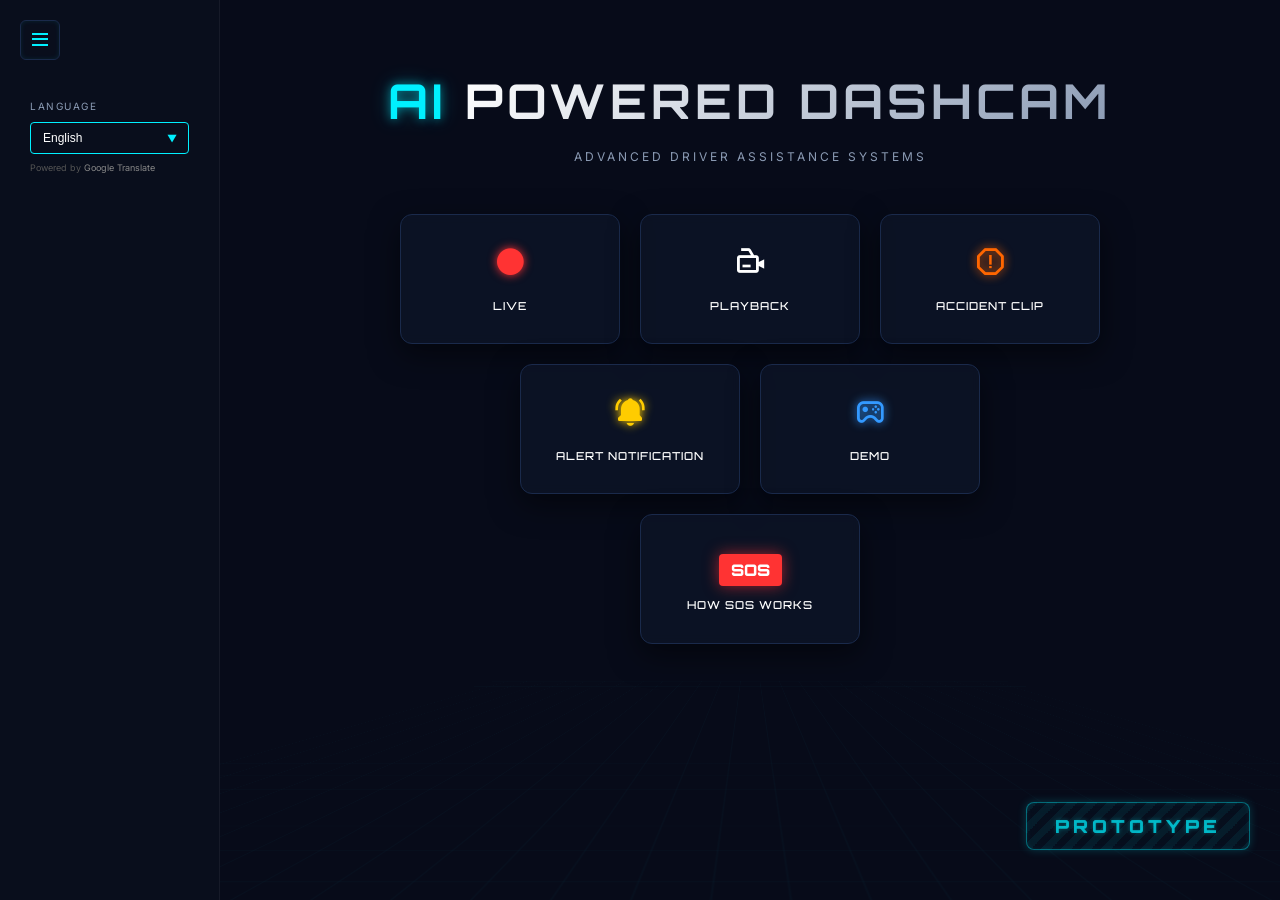
<file: frontend/index.html>
<!DOCTYPE html>
<html lang="en">

<head>
    <meta charset="UTF-8">
    <meta name="viewport" content="width=device-width, initial-scale=1.0">
    <title>AI Powered Dashcam</title>
    <!-- Fonts -->
    <link rel="preconnect" href="https://fonts.googleapis.com">
    <link rel="preconnect" href="https://fonts.gstatic.com" crossorigin>
    <link
        href="https://fonts.googleapis.com/css2?family=Orbitron:wght@500;700;900&family=Inter:wght@400;500;600&display=swap"
        rel="stylesheet">
    <!-- Boxicons for standard icons -->
    <link href='https://unpkg.com/boxicons@2.1.4/css/boxicons.min.css' rel='stylesheet'>
    <link rel="stylesheet" href="style.css">
</head>

<body>
    <div class="app-container">
        <!-- Sidebar -->
        <aside class="sidebar">
            <div class="sidebar-top">
                <button class="menu-btn" id="menuBtn">
                    <i class='bx bx-menu'></i>
                </button>
            </div>

            <div class="sidebar-lang">
                <span class="lang-label" data-i18n="language">LANGUAGE</span>
                <div class="lang-select-wrapper">
                    <select class="lang-select" id="customLangSelect">
                        <option value="en">English</option>
                        <option value="es">Español</option>
                        <option value="fr">Français</option>
                        <option value="hi">हिन्दी (Hindi)</option>
                        <option value="bn">বাংলা (Bengali)</option>
                        <option value="te">తెలుగు (Telugu)</option>
                        <option value="mr">मराठी (Marathi)</option>
                        <option value="ta">தமிழ் (Tamil)</option>
                        <option value="ur">اُردُو (Urdu)</option>
                        <option value="gu">ગુજરાતી (Gujarati)</option>
                        <option value="kn">ಕನ್ನಡ (Kannada)</option>
                        <option value="ml">മലയാളം (Malayalam)</option>
                        <option value="or">ଓଡ଼ିଆ (Odia)</option>
                        <option value="pa">ਪੰਜਾਬੀ (Punjabi)</option>
                        <option value="as">অসমীয়া (Assamese)</option>
                        <option value="mai">मैथिली (Maithili)</option>
                        <option value="sat">ᱥᱟᱱᱛᱟᱲᱤ (Santali)</option>
                        <option value="ks">कॉशुर (Kashmiri)</option>
                        <option value="ne">नेपाली (Nepali)</option>
                        <option value="kok">कोंकणी (Konkani)</option>
                        <option value="sd">سنڌي (Sindhi)</option>
                        <option value="doi">डोगरी (Dogri)</option>
                        <option value="mni">ꯃꯤꯇꯩꯂꯣꯟ (Manipuri)</option>
                        <option value="brx">बड़ो (Bodo)</option>
                        <option value="sa">संस्कृत (Sanskrit)</option>
                    </select>
                </div>
                <div id="google_translate_element" style="display: none;"></div>
                <div class="powered-by">Powered by <span class="g-translate">Google Translate</span></div>
            </div>
        </aside>

        <!-- Main Content -->
        <main class="main-content">
            <div class="background-grid"></div>

            <header class="dashboard-header">
                <h1 class="logo-text"><span class="logo-x">AI</span> <span class="logo-gradient">POWERED
                        DASHCAM</span></h1>
                <p class="subtitle" data-i18n="subtitle">ADVANCED DRIVER ASSISTANCE SYSTEMS</p>
            </header>

            <div class="button-grid-container">
                <!-- Row 1 -->
                <div class="grid-row row-3">
                    <button class="action-card" id="liveOptionBtn">
                        <div class="card-icon glow-red">
                            <i class='bx bxs-circle'></i>
                        </div>
                        <span class="card-label" data-i18n="live">LIVE</span>
                    </button>

                    <button class="action-card" id="preRecordBtn">
                        <div class="card-icon">
                            <i class='bx bx-video-recording'></i>
                        </div>
                        <span class="card-label" data-i18n="record">PLAYBACK</span>
                    </button>

                    <button class="action-card" id="accidentBtn">
                        <div class="card-icon glow-orange">
                            <i class='bx bx-error-alt'></i>
                        </div>
                        <span class="card-label" data-i18n="accident">ACCIDENT CLIP</span>
                    </button>
                </div>

                <!-- Row 2 -->
                <div class="grid-row row-2">
                    <button class="action-card" id="alertBtn">
                        <div class="card-icon glow-yellow">
                            <i class='bx bxs-bell-ring'></i>
                        </div>
                        <span class="card-label" data-i18n="alert">ALERT NOTIFICATION</span>
                    </button>

                    <button class="action-card" id="demoBtn">
                        <div class="card-icon glow-blue">
                            <i class='bx bx-joystick'></i>
                        </div>
                        <span class="card-label" data-i18n="demo">DEMO</span>
                    </button>
                </div>

                <!-- Row 3 -->
                <div class="grid-row row-1">
                    <button class="action-card sos-card" id="sosBtn">
                        <div class="card-icon glow-red-strong">
                            <span class="sos-text">SOS</span>
                        </div>
                        <span class="card-label" data-i18n="sos">HOW SOS WORKS</span>
                    </button>
                </div>
            </div>

            <!-- Live View Container -->
            <div id="liveView" class="live-view hidden">
                <button class="back-btn" id="backBtn">
                    <i class='bx bx-arrow-back'></i> <span data-i18n="back_dashboard">Back to Dashboard</span>
                </button>
                <div class="live-content">
                    <div class="video-section">
                        <div class="view-container">
                            <span class="view-label" data-i18n="driver_view">DRIVER VIEW</span>
                            <video
                                src="file:///C:/Users/Aiml/Documents/dashcam%20video/web%20videos/stock-footage-a-year-old-caucasian-father-and-his-year-old-son-drive-together-in-a-car-with-the-sun.mp4"
                                autoplay loop muted class="dash-video"></video>
                        </div>
                        <div class="view-container">
                            <span class="view-label" data-i18n="road_view">ROAD VIEW</span>
                            <video
                                src="file:///C:/Users/Aiml/Documents/dashcam%20video/web%20videos/stock-footage-tilton-nh-usa-january-tilton-new-hampshire-usa-k-driving-dashcam-footage.mp4"
                                autoplay loop muted class="dash-video"></video>
                        </div>
                    </div>
                    <div class="map-section">
                        <span class="view-label map-label" data-i18n="location">LOCATION</span>
                        <!-- Placeholder map centered somewhat generically for a driving context -->
                        <iframe
                            src="https://www.google.com/maps/embed?pb=!1m18!1m12!1m3!1d3022.1422937950147!2d-73.98731968459391!3d40.75889497932681!2m3!1f0!2f0!3f0!3m2!1i1024!2i768!4f13.1!3m3!1m2!1s0x89c25855c6480299%3A0x55194ec5a1ae072e!2sTimes%20Square!5e0!3m2!1sen!2sus!4v1620000000000!5m2!1sen!2sus"
                            width="100%" height="100%" style="border:0;" allowfullscreen="" loading="lazy">
                        </iframe>
                    </div>
                </div>
            </div>

            <!-- Pre Record View Container -->
            <div id="preRecordView" class="live-view hidden">
                <button class="back-btn" id="preRecordBackBtn">
                    <i class='bx bx-arrow-back'></i> <span data-i18n="back_dashboard">Back to Dashboard</span>
                </button>
                <div class="live-content" id="preRecordContent">
                    <div class="video-list-container">
                        <div class="video-list-header">
                            <h2 class="video-list-title">Videos</h2>
                        </div>
                        <div id="videoListBody">
                            <!-- Pre-recorded Item 1 -->
                            <div class="video-list-item"
                                data-src="file:///C:/Users/Aiml/Documents/dashcam%20video/web%20videos/stock-footage-tilton-nh-usa-january-tilton-new-hampshire-usa-k-driving-dashcam-footage.mp4"
                                data-title="26/05/2026/Tuesday">
                                <div class="video-thumbnail-wrapper">
                                    <video
                                        src="file:///C:/Users/Aiml/Documents/dashcam%20video/web%20videos/stock-footage-tilton-nh-usa-january-tilton-new-hampshire-usa-k-driving-dashcam-footage.mp4"
                                        class="video-thumbnail-img" muted></video>
                                    <div class="video-play-icon"><i class='bx bx-play'></i></div>
                                    <div class="video-duration">1:15</div>
                                </div>
                                <div class="video-info">
                                    <h3 class="video-item-title">26/05/2026/Tuesday</h3>
                                    <div class="video-item-meta">
                                        <span>Local File &middot; Dashcam</span>
                                    </div>
                                    <div class="video-item-meta">
                                        <span>Pre-recorded</span>
                                    </div>
                                </div>
                                <div class="video-menu-icon">
                                    <i class='bx bx-dots-vertical-rounded'></i>
                                </div>
                            </div>

                            <!-- Pre-recorded Item 2 -->
                            <div class="video-list-item"
                                data-src="file:///C:/Users/Aiml/Documents/dashcam%20video/web%20videos/stock-footage-saint-damase-quebec-canada-k-dashcam-footage-traveling-along-route-through.mp4"
                                data-title="25/05/2026/Monday">
                                <div class="video-thumbnail-wrapper">
                                    <video
                                        src="file:///C:/Users/Aiml/Documents/dashcam%20video/web%20videos/stock-footage-saint-damase-quebec-canada-k-dashcam-footage-traveling-along-route-through.mp4"
                                        class="video-thumbnail-img" muted></video>
                                    <div class="video-play-icon"><i class='bx bx-play'></i></div>
                                    <div class="video-duration">2:30</div>
                                </div>
                                <div class="video-info">
                                    <h3 class="video-item-title">25/05/2026/Monday</h3>
                                    <div class="video-item-meta">
                                        <span>Local File &middot; Dashcam</span>
                                    </div>
                                    <div class="video-item-meta">
                                        <span>Pre-recorded</span>
                                    </div>
                                </div>
                                <div class="video-menu-icon">
                                    <i class='bx bx-dots-vertical-rounded'></i>
                                </div>
                            </div>

                            <!-- Pre-recorded Item 3 -->
                            <div class="video-list-item"
                                data-src="file:///C:/Users/Aiml/Documents/dashcam%20video/web%20videos/stock-footage-bandipur-india-february-dashcam-journey-along-tree-lined-forest-highway.mp4"
                                data-title="24/05/2026/Sunday">
                                <div class="video-thumbnail-wrapper">
                                    <video
                                        src="file:///C:/Users/Aiml/Documents/dashcam%20video/web%20videos/stock-footage-bandipur-india-february-dashcam-journey-along-tree-lined-forest-highway.mp4"
                                        class="video-thumbnail-img" muted></video>
                                    <div class="video-play-icon"><i class='bx bx-play'></i></div>
                                    <div class="video-duration">1:45</div>
                                </div>
                                <div class="video-info">
                                    <h3 class="video-item-title">24/05/2026/Sunday</h3>
                                    <div class="video-item-meta">
                                        <span>Local File &middot; Dashcam</span>
                                    </div>
                                    <div class="video-item-meta">
                                        <span>Pre-recorded</span>
                                    </div>
                                </div>
                                <div class="video-menu-icon">
                                    <i class='bx bx-dots-vertical-rounded'></i>
                                </div>
                            </div>
                        </div>
                    </div>
                </div>

                <div class="live-content hidden" id="playerContent">
                    <div
                        style="display: flex; flex-direction: column; width: 100%; max-width: 1000px; margin: 0 auto; align-items: center;">
                        <div style="display: flex; justify-content: space-between; width: 100%; margin-bottom: 20px;">
                            <button class="back-btn" id="backToListBtn" style="margin-bottom: 0;">
                                <i class='bx bx-arrow-back'></i> <span data-i18n="back_videos">Back to Videos</span>
                            </button>
                            <button class="upload-small-btn" id="saveFromPlayerBtn">
                                <i class='bx bx-save'></i> <span data-i18n="save_accident_player">Save as Accident
                                    Clip</span>
                            </button>
                        </div>
                        <div class="view-container" style="width: 100%; aspect-ratio: 16/9; margin-top: 10px;">
                            <span class="view-label" id="uploadedVideoName" data-i18n="video_player">VIDEO PLAYER</span>
                            <video id="uploadedVideoPlayer" autoplay loop muted class="dash-video"></video>
                        </div>
                    </div>
                </div>
            </div>

            <!-- Accident View Container -->
            <div id="accidentView" class="live-view hidden">
                <button class="back-btn" id="accidentBackBtn">
                    <i class='bx bx-arrow-back'></i> <span data-i18n="back_dashboard">Back to Dashboard</span>
                </button>
                <div class="live-content">
                    <div class="video-list-container">
                        <div class="video-list-header">
                            <h2 class="video-list-title">Accident Clips</h2>
                        </div>
                        <div id="accidentListBody">
                            <div
                                style="color: #64748b; font-family: 'Inter', sans-serif; text-align: center; padding: 20px;">
                                No accident clips available.</div>
                        </div>
                    </div>
                </div>
            </div>
            <!-- Alert Notification View Container -->
            <div id="alertView" class="live-view hidden">
                <button class="back-btn" id="alertBackBtn">
                    <i class='bx bx-arrow-back'></i> <span data-i18n="back_dashboard">Back to Dashboard</span>
                </button>
                <div class="live-content">
                    <div class="video-list-container" style="max-width: 800px; margin: 0 auto; padding: 20px;">
                        <div class="video-list-header">
                            <h2 class="video-list-title" style="color: #ff4757;"><i class='bx bxs-bell-ring'></i> Alert
                                Notifications</h2>
                            <div class="profile-selector">
                                <label
                                    style="color: var(--text-secondary); font-size: 12px; margin-right: 8px;">Profile:</label>
                                <select id="alertProfileSelect" class="profile-dropdown">
                                    <option value="dad">Dad</option>
                                    <option value="mom">Mom</option>
                                    <option value="son">Son</option>
                                </select>
                            </div>
                        </div>
                        <div class="alert-list"
                            style="margin-top: 20px; display: flex; flex-direction: column; gap: 12px;">
                            <div class="alert-item"
                                style="background: rgba(255, 71, 87, 0.1); border: 1px solid rgba(255, 71, 87, 0.3); padding: 15px; border-radius: 8px; color: #fff; font-family: 'Inter', sans-serif; display: flex; align-items: center; gap: 10px;">
                                <i class='bx bx-error' style="color: #ff4757; font-size: 20px;"></i> <strong>Driver
                                    distraction</strong>
                                <label class="toggle-switch"><input type="checkbox" checked><span
                                        class="slider"></span></label>
                            </div>
                            <div class="alert-item"
                                style="background: rgba(255, 165, 2, 0.1); border: 1px solid rgba(255, 165, 2, 0.3); padding: 15px; border-radius: 8px; color: #fff; font-family: 'Inter', sans-serif; display: flex; align-items: center; gap: 10px;">
                                <i class='bx bx-sleepy' style="color: #ffa502; font-size: 20px;"></i>
                                <strong>Drowsiness</strong>
                                <label class="toggle-switch"><input type="checkbox" checked><span
                                        class="slider"></span></label>
                            </div>
                            <div class="alert-item"
                                style="background: rgba(0, 255, 255, 0.1); border: 1px solid rgba(0, 255, 255, 0.3); padding: 15px; border-radius: 8px; color: #fff; font-family: 'Inter', sans-serif; display: flex; align-items: center; gap: 10px;">
                                <i class='bx bx-user-x' style="color: #00ffff; font-size: 20px;"></i> <strong>Seatbelt
                                    absence</strong>
                                <label class="toggle-switch"><input type="checkbox" checked><span
                                        class="slider"></span></label>
                            </div>
                            <div class="alert-item"
                                style="background: rgba(255, 71, 87, 0.1); border: 1px solid rgba(255, 71, 87, 0.3); padding: 15px; border-radius: 8px; color: #fff; font-family: 'Inter', sans-serif; display: flex; align-items: center; gap: 10px;">
                                <i class='bx bx-glasses-alt' style="color: #ff4757; font-size: 20px;"></i>
                                <strong>Unsafe attention behavior</strong>
                                <label class="toggle-switch"><input type="checkbox" checked><span
                                        class="slider"></span></label>
                            </div>
                            <div class="alert-item"
                                style="background: rgba(255, 71, 87, 0.1); border: 1px solid rgba(255, 71, 87, 0.3); padding: 15px; border-radius: 8px; color: #fff; font-family: 'Inter', sans-serif; display: flex; align-items: center; gap: 10px;">
                                <i class='bx bx-car' style="color: #ff4757; font-size: 20px;"></i>
                                <strong>Collision-risk situations</strong>
                                <label class="toggle-switch"><input type="checkbox" checked><span
                                        class="slider"></span></label>
                            </div>
                            <div class="alert-item"
                                style="background: rgba(255, 165, 2, 0.1); border: 1px solid rgba(255, 165, 2, 0.3); padding: 15px; border-radius: 8px; color: #fff; font-family: 'Inter', sans-serif; display: flex; align-items: center; gap: 10px;">
                                <i class='bx bx-traffic-cone' style="color: #ffa502; font-size: 20px;"></i> <strong>Road
                                    hazards</strong>
                                <label class="toggle-switch"><input type="checkbox" checked><span
                                        class="slider"></span></label>
                            </div>
                            <div class="alert-item"
                                style="background: rgba(255, 71, 87, 0.1); border: 1px solid rgba(255, 71, 87, 0.3); padding: 15px; border-radius: 8px; color: #fff; font-family: 'Inter', sans-serif; display: flex; align-items: center; gap: 10px;">
                                <i class='bx bx-cloud-rain' style="color: #ff4757; font-size: 20px;"></i> <strong>Unsafe
                                    driving conditions</strong>
                                <label class="toggle-switch"><input type="checkbox" checked><span
                                        class="slider"></span></label>
                            </div>
                            <div class="alert-item"
                                style="background: rgba(255, 71, 87, 0.1); border: 1px solid rgba(255, 71, 87, 0.3); padding: 15px; border-radius: 8px; color: #fff; font-family: 'Inter', sans-serif; display: flex; align-items: center; gap: 10px;">
                                <i class='bx bx-plus-medical' style="color: #ff4757; font-size: 20px;"></i>
                                <strong>Emergency situations</strong>
                                <label class="toggle-switch"><input type="checkbox" checked><span
                                        class="slider"></span></label>
                            </div>
                        </div>
                        <div style="margin-top: 30px; display: flex; justify-content: flex-end;">
                            <button id="saveAlertsBtn"
                                style="background: var(--accent-cyan); color: #000; border: none; padding: 12px 30px; border-radius: 8px; font-family: var(--font-heading); font-size: 14px; font-weight: 700; cursor: pointer; transition: all 0.3s ease; box-shadow: 0 0 15px rgba(0, 240, 255, 0.3); display: flex; align-items: center; gap: 8px;">
                                <i class='bx bx-save'></i> <span data-i18n="save_settings">SAVE SETTINGS</span>
                            </button>
                        </div>
                    </div>
                </div>
            </div>
            <!-- Demo View Container -->
            <div id="demoView" class="live-view hidden">
                <button class="back-btn" id="demoBackBtn">
                    <i class='bx bx-arrow-back'></i> <span data-i18n="back_dashboard">Back to Dashboard</span>
                </button>
                <div class="live-content"
                    style="justify-content: center; align-items: center; display: flex; flex-direction: column;">
                    <div
                        style="display: grid; grid-template-columns: repeat(3, 1fr); gap: 40px; max-width: 1200px; width: 100%; padding: 40px;">
                        <div id="demoRoadViewBtn" class="demo-btn"
                            style="background: var(--card-bg); border: 1px solid var(--card-border); border-radius: 16px; aspect-ratio: 16/9; display: flex; flex-direction: column; justify-content: center; align-items: center; font-size: 32px; color: var(--accent-cyan); font-weight: 700; box-shadow: 0 8px 32px rgba(0, 0, 0, 0.3); cursor: pointer;">
                            <i class='bx bx-car' style="font-size: 72px; margin-bottom: 15px;"></i>
                            <span>Road View</span>
                        </div>
                        <div id="demoDriverViewBtn" class="demo-btn"
                            style="background: var(--card-bg); border: 1px solid var(--card-border); border-radius: 16px; aspect-ratio: 16/9; display: flex; flex-direction: column; justify-content: center; align-items: center; font-size: 32px; color: var(--accent-cyan); font-weight: 700; box-shadow: 0 8px 32px rgba(0, 0, 0, 0.3); cursor: pointer;">
                            <i class='bx bx-user' style="font-size: 72px; margin-bottom: 15px;"></i>
                            <span>Driver View</span>
                        </div>
                        <div id="demoTrafficLightBtn" class="demo-btn"
                            style="background: var(--card-bg); border: 1px solid var(--card-border); border-radius: 16px; aspect-ratio: 16/9; display: flex; flex-direction: column; justify-content: center; align-items: center; font-size: 32px; color: var(--accent-cyan); font-weight: 700; box-shadow: 0 8px 32px rgba(0, 0, 0, 0.3); cursor: pointer;">
                            <i class='bx bx-traffic-cone' style="font-size: 72px; margin-bottom: 15px;"></i>
                            <span>Traffic Light</span>
                        </div>
                    </div>
                </div>
            </div>

            <!-- Demo Player View -->
            <div id="demoPlayerView" class="live-view hidden">
                <button class="back-btn" id="demoPlayerBackBtn">
                    <i class='bx bx-arrow-back'></i> <span>Back to Demo</span>
                </button>
                <div class="live-content">
                    <div
                        style="display: flex; flex-direction: column; width: 100%; max-width: 1000px; margin: 0 auto; align-items: center;">
                        <div class="view-container" style="width: 100%; aspect-ratio: 16/9; margin-top: 10px;">
                            <span class="view-label" id="demoPlayerTitle">CAR DETECTION</span>
                            <video id="demoVideoPlayer" autoplay loop muted class="dash-video"></video>
                        </div>
                    </div>
                </div>
            </div>

            <!-- SOS Info View Container -->
            <div id="sosView" class="live-view hidden">
                <button class="back-btn" id="sosBackBtn">
                    <i class='bx bx-arrow-back'></i> <span data-i18n="back_dashboard">Back to Dashboard</span>
                </button>
                <div class="live-content sos-info-content">
                    <div class="sos-info-card">
                        <div class="sos-animated-header">
                            <i class='bx bx-broadcast'></i>
                            <h2 class="sos-title">AI Smart SOS Emergency Response System</h2>
                        </div>
                        <div class="sos-animated-body">
                            <p class="fade-in-text">The AI Smart SOS Emergency Response System is an advanced safety
                                feature integrated into our AI Smart Dashcam project to provide immediate assistance
                                during accidents, driver unconsciousness, or dangerous road situations. The system
                                continuously monitors the driver using AI, Computer Vision, OpenCV, and MediaPipe
                                technologies by tracking eye movement, head position, driver attention, and vehicle
                                behavior in real time.</p>
                            <p class="fade-in-text">When the AI detects a severe collision, unconscious driver
                                condition, prolonged inactivity, unsafe driving pattern, or manual SOS trigger, the
                                emergency mode activates automatically. The system instantly generates voice alerts,
                                switches to SOS mode, and collects critical emergency data including live GPS location,
                                driver status, incident time, and vehicle information.</p>
                            <p class="fade-in-text">After confirmation, emergency notifications containing the live
                                location and accident details are automatically sent to family members, emergency
                                contacts, ambulance services, police stations, or fleet management systems. This rapid
                                alert mechanism helps reduce rescue response time and improves survival chances during
                                emergencies.</p>
                            <p class="fade-in-text">The SOS system is designed using AI-powered monitoring, real-time
                                processing, GPS integration, alert automation, and embedded system technologies such as
                                Raspberry Pi, making it affordable, scalable, and suitable for cars, trucks, taxis,
                                buses, and smart transportation systems.</p>
                            <p class="fade-in-text">By combining intelligent monitoring, automated emergency
                                communication, and real-time tracking, the AI Smart SOS System transforms a normal
                                dashcam into a life-saving smart safety assistant that enhances road safety and supports
                                faster emergency response operations.</p>
                        </div>
                    </div>
                </div>
            </div>
        </main>
    </div>

    <!-- Save to Accident Clip Modal -->
    <div id="accidentModal" class="modal-overlay hidden">
        <div class="modal-content">
            <h3 class="modal-title" data-i18n="modal_title">Save to Accident Clip</h3>
            <div class="modal-video-preview">
                <video id="modalVideoPlayer" src="" autoplay loop muted class="dash-video"></video>
            </div>
            <div class="modal-form" style="margin-bottom: 15px;">
                <div class="form-group">
                    <label data-i18n="start_time">Start Time (sec)</label>
                    <input type="number" id="modalStartTime" value="0" min="0">
                </div>
                <div class="form-group">
                    <label data-i18n="end_time">End Time (sec)</label>
                    <input type="number" id="modalEndTime" value="10" min="1">
                </div>
            </div>
            <div class="form-group" style="margin-bottom: 25px; flex: none;">
                <label data-i18n="desc_opt">Description (Optional)</label>
                <input type="text" id="modalDescription" placeholder="Add a short description...">
            </div>
            <div class="modal-actions">
                <button class="modal-btn cancel" id="modalCancelBtn" data-i18n="cancel">Cancel</button>
                <button class="modal-btn save" id="modalSaveBtn" data-i18n="save_clip">Save Clip</button>
            </div>
        </div>
    </div> <!-- Prototype Image Modal -->
    <div id="prototypeImageModal" class="modal-overlay hidden" style="z-index: 2000;">
        <div class="prototype-modal-content"
            style="position: relative; max-width: 90vw; max-height: 90vh; display: flex; justify-content: center; align-items: center;">
            <button id="closePrototypeBtn"
                style="position: absolute; top: -40px; right: 0; background: none; border: none; color: white; font-size: 30px; cursor: pointer; transition: color 0.3s;"
                onmouseover="this.style.color='var(--accent-cyan)'" onmouseout="this.style.color='white'"><i
                    class='bx bx-x'></i></button>
            <img src="prototype_image.png" alt="Prototype Diagram"
                style="max-width: 100%; max-height: 90vh; border-radius: 10px; box-shadow: 0 0 30px rgba(0, 240, 255, 0.5); object-fit: contain;">
        </div>
    </div>

    <div class="prototype-badge">PROTOTYPE</div>

    <script src="translations.js"></script>
    <script src="script.js"></script>
</body>

</html>
</file>
<file: frontend/style.css>
:root {
    --bg-color: #070b19;
    --sidebar-bg: #090e1c;
    --card-bg: #0d1527;
    --card-border: #1a2a4b;
    --text-primary: #ffffff;
    --text-secondary: #8b9bb4;
    --accent-cyan: #00f0ff;
    --glow-cyan: 0 0 10px rgba(0, 240, 255, 0.5), 0 0 20px rgba(0, 240, 255, 0.3);
    
    --accent-red: #ff3333;
    --accent-yellow: #ffcc00;
    --accent-orange: #ff6600;
    --accent-blue: #3399ff;
    
    --font-heading: 'Orbitron', sans-serif;
    --font-body: 'Inter', sans-serif;
}

* {
    margin: 0;
    padding: 0;
    box-sizing: border-box;
}

body {
    background-color: var(--bg-color);
    color: var(--text-primary);
    font-family: var(--font-body);
    height: 100vh;
    overflow: hidden;
}

.app-container {
    display: flex;
    height: 100vh;
    width: 100vw;
}

/* Sidebar Styles */
.sidebar {
    width: 220px;
    background-color: var(--sidebar-bg);
    border-right: 1px solid rgba(255, 255, 255, 0.05);
    display: flex;
    flex-direction: column;
    padding: 20px 0;
    z-index: 10;
    transition: width 0.3s cubic-bezier(0.25, 0.8, 0.25, 1);
}

.sidebar.collapsed {
    width: 80px;
}

.sidebar.collapsed .sidebar-auth,
.sidebar.collapsed .sidebar-lang {
    opacity: 0;
    visibility: hidden;
    pointer-events: none;
}

.sidebar-top {
    padding: 0 20px 40px;
}

.menu-btn {
    background: transparent;
    border: 1px solid var(--card-border);
    border-radius: 6px;
    color: var(--accent-cyan);
    font-size: 24px;
    width: 40px;
    height: 40px;
    display: flex;
    align-items: center;
    justify-content: center;
    cursor: pointer;
    transition: all 0.3s ease;
    box-shadow: inset 0 0 5px rgba(0, 240, 255, 0.1);
}

.menu-btn:hover {
    background: rgba(0, 240, 255, 0.1);
    box-shadow: inset 0 0 10px rgba(0, 240, 255, 0.3);
}

.sidebar-auth {
    padding: 0 30px 40px;
    transition: opacity 0.2s ease, visibility 0.2s ease;
}

.auth-link {
    color: var(--text-secondary);
    text-decoration: none;
    font-size: 13px;
    font-weight: 500;
    letter-spacing: 2px;
    transition: color 0.3s ease;
    display: block;
    line-height: 1.5;
}

.auth-link:hover {
    color: var(--accent-cyan);
    text-shadow: 0 0 8px rgba(0, 240, 255, 0.5);
}

.sidebar-lang {
    padding: 0 30px;
    transition: opacity 0.2s ease, visibility 0.2s ease;
    white-space: nowrap;
}

.lang-label {
    display: block;
    color: var(--text-secondary);
    font-size: 10px;
    letter-spacing: 1.5px;
    margin-bottom: 10px;
}

.lang-select-wrapper {
    position: relative;
    margin-bottom: 8px;
}

.lang-select {
    width: 100%;
    background-color: transparent;
    border: 1px solid var(--accent-cyan);
    color: white;
    padding: 8px 12px;
    border-radius: 4px;
    font-size: 12px;
    appearance: none;
    outline: none;
    cursor: pointer;
}

.lang-select-wrapper::after {
    content: '\25BC';
    position: absolute;
    right: 12px;
    top: 50%;
    transform: translateY(-50%);
    font-size: 10px;
    color: var(--accent-cyan);
    pointer-events: none;
}

.lang-select option {
    background-color: var(--card-bg);
    color: white;
}

/* Hide Google Translate top banner & toolbar */
.goog-te-banner-frame.skiptranslate, 
.goog-te-gadget-icon {
    display: none !important;
}

body {
    top: 0px !important;
}

.goog-te-gadget {
    color: transparent !important;
    font-size: 0px !important;
}

.powered-by {
    font-size: 9px;
    color: #555;
}

.g-translate {
    color: #888;
}

/* Main Content Styles */
.main-content {
    flex: 1;
    position: relative;
    display: flex;
    flex-direction: column;
    align-items: center;
    padding-top: 60px;
    overflow-y: auto;
    overflow-x: hidden;
}

/* Futuristic Grid Background */
.background-grid {
    position: absolute;
    top: 0;
    left: 0;
    right: 0;
    bottom: 0;
    background-image: 
        linear-gradient(rgba(0, 240, 255, 0.05) 1px, transparent 1px),
        linear-gradient(90deg, rgba(0, 240, 255, 0.05) 1px, transparent 1px);
    background-size: 40px 40px;
    background-position: center 0;
    transform: perspective(500px) rotateX(60deg) scale(2);
    transform-origin: center bottom;
    opacity: 0.4;
    z-index: 0;
    pointer-events: none;
    transition: opacity 0.5s ease;
}

.main-content:hover .background-grid {
    opacity: 0.8;
    animation: gridMove 1.5s linear infinite;
}

@keyframes gridMove {
    0% {
        background-position: center 0;
    }
    100% {
        background-position: center 40px;
    }
}

.dashboard-header {
    text-align: center;
    z-index: 1;
    margin-bottom: 50px;
}

.logo-text {
    font-family: var(--font-heading);
    font-size: 48px;
    font-weight: 700;
    letter-spacing: 4px;
    color: white;
    text-shadow: 0 0 10px rgba(255,255,255,0.3);
    margin-bottom: 8px;
    position: relative;
    display: inline-block;
    padding: 10px 30px;
    border-radius: 16px;
    transition: transform 0.3s ease;
    cursor: default;
}

.logo-text::before {
    content: '';
    position: absolute;
    top: 0; left: 0; right: 0; bottom: 0;
    background: linear-gradient(90deg, transparent, rgba(0, 240, 255, 0.05), rgba(0, 240, 255, 0.15), rgba(0, 240, 255, 0.05), transparent);
    background-size: 200% 100%;
    border-radius: 16px;
    z-index: -1;
    opacity: 0;
    transition: opacity 0.3s ease;
}

.logo-text:hover {
    transform: scale(1.02);
}

.logo-text:hover::before {
    opacity: 1;
    animation: backgroundFlow 2s linear infinite;
}

@keyframes backgroundFlow {
    0% { background-position: 200% 0; }
    100% { background-position: -200% 0; }
}

.logo-text:hover .logo-gradient {
    background: linear-gradient(90deg, #ffffff, #00f0ff, #8b9bb4, #ffffff);
    background-size: 300% 100%;
    -webkit-background-clip: text;
    -webkit-text-fill-color: transparent;
    animation: textShine 3s linear infinite;
}

@keyframes textShine {
    0% { background-position: 0% center; }
    100% { background-position: 300% center; }
}

.logo-x {
    color: var(--accent-cyan);
    text-shadow: var(--glow-cyan);
}

.logo-gradient {
    background: linear-gradient(135deg, #ffffff 0%, #8b9bb4 100%);
    -webkit-background-clip: text;
    -webkit-text-fill-color: transparent;
    text-shadow: none;
}

.subtitle {
    font-size: 12px;
    color: var(--text-secondary);
    letter-spacing: 3px;
}

/* Grid layout for buttons */
.button-grid-container {
    display: flex;
    flex-direction: column;
    align-items: center;
    gap: 20px;
    z-index: 1;
}

.grid-row {
    display: flex;
    gap: 20px;
    justify-content: center;
}

/* Action Cards (Buttons) */
.action-card {
    background-color: rgba(13, 21, 39, 0.8);
    backdrop-filter: blur(5px);
    border: 1px solid var(--card-border);
    border-radius: 12px;
    width: 220px;
    height: 130px;
    display: flex;
    flex-direction: column;
    align-items: center;
    justify-content: center;
    cursor: pointer;
    transition: all 0.3s cubic-bezier(0.25, 0.8, 0.25, 1);
    box-shadow: 0 10px 30px rgba(0,0,0,0.5);
    position: relative;
    overflow: hidden;
}

.action-card::before {
    content: '';
    position: absolute;
    top: 0; left: 0; right: 0; bottom: 0;
    background: linear-gradient(135deg, rgba(255,255,255,0.05) 0%, transparent 50%);
    opacity: 0;
    transition: opacity 0.3s;
}

.action-card:hover {
    transform: translateY(-5px);
    border-color: rgba(0, 240, 255, 0.4);
    box-shadow: 0 15px 35px rgba(0, 0, 0, 0.6), 0 0 15px rgba(0, 240, 255, 0.1);
}

.action-card:hover::before {
    opacity: 1;
}

.action-card:active {
    transform: translateY(0);
}

.card-icon {
    font-size: 32px;
    margin-bottom: 15px;
    color: white;
    transition: all 0.3s ease;
}

.card-label {
    font-family: var(--font-heading);
    color: white;
    font-size: 11px;
    font-weight: 500;
    letter-spacing: 1px;
}

/* Icon Glow Colors */
.glow-red i { color: var(--accent-red); text-shadow: 0 0 10px var(--accent-red); }
.glow-orange i { color: var(--accent-orange); text-shadow: 0 0 10px var(--accent-orange); }
.glow-yellow i { color: var(--accent-yellow); text-shadow: 0 0 10px var(--accent-yellow); }
.glow-blue i { color: var(--accent-blue); text-shadow: 0 0 10px var(--accent-blue); }

.action-card:hover .glow-red i { text-shadow: 0 0 20px var(--accent-red); transform: scale(1.1); }
.action-card:hover .glow-orange i { text-shadow: 0 0 20px var(--accent-orange); transform: scale(1.1); }
.action-card:hover .glow-yellow i { text-shadow: 0 0 20px var(--accent-yellow); transform: scale(1.1); }
.action-card:hover .glow-blue i { text-shadow: 0 0 20px var(--accent-blue); transform: scale(1.1); }

/* SOS Card Specific */
.sos-card .card-icon {
    margin-bottom: 12px;
}

.sos-text {
    background-color: var(--accent-red);
    color: white;
    font-family: var(--font-heading);
    font-size: 16px;
    font-weight: 900;
    padding: 6px 12px;
    border-radius: 4px;
    box-shadow: 0 0 15px rgba(255, 51, 51, 0.6);
    display: inline-block;
    transition: all 0.3s ease;
}

.sos-card:hover .sos-text {
    box-shadow: 0 0 25px rgba(255, 51, 51, 0.9);
    transform: scale(1.1);
}

/* Responsive */
@media (max-width: 900px) {
    .grid-row {
        flex-wrap: wrap;
    }
    
    .action-card {
        width: 180px;
    }
}

/* Live View Styles */
.hidden {
    display: none !important;
}

.live-view {
    width: 100%;
    height: 100%;
    display: flex;
    flex-direction: column;
    padding: 20px;
    box-sizing: border-box;
    z-index: 5;
}

.back-btn {
    background: transparent;
    border: 1px solid var(--accent-cyan);
    color: var(--accent-cyan);
    padding: 8px 16px;
    border-radius: 6px;
    cursor: pointer;
    align-self: flex-start;
    margin-bottom: 20px;
    display: flex;
    align-items: center;
    gap: 8px;
    font-family: var(--font-body);
    font-weight: 600;
    transition: all 0.3s ease;
}

.back-btn:hover {
    background: rgba(0, 240, 255, 0.1);
    box-shadow: 0 0 10px rgba(0, 240, 255, 0.3);
}

.live-content {
    flex: 1;
    display: flex;
    flex-direction: column;
    gap: 20px;
    min-height: 0;
}

.video-section {
    flex: 1;
    display: flex;
    gap: 20px;
    min-height: 0;
}

.view-container {
    flex: 1;
    position: relative;
    border-radius: 12px;
    overflow: hidden;
    border: 1px solid var(--card-border);
    background-color: #000;
}

.dash-video {
    width: 100%;
    height: 100%;
    object-fit: cover;
    display: block;
}

.view-label {
    position: absolute;
    top: 10px;
    left: 10px;
    background: rgba(0, 0, 0, 0.7);
    color: var(--accent-cyan);
    padding: 6px 12px;
    border-radius: 4px;
    font-family: var(--font-heading);
    font-size: 12px;
    font-weight: 700;
    letter-spacing: 1px;
    z-index: 2;
    border: 1px solid rgba(0, 240, 255, 0.3);
    text-shadow: 0 0 5px rgba(0, 240, 255, 0.5);
}

.map-section {
    flex: 1;
    position: relative;
    border-radius: 12px;
    overflow: hidden;
    border: 1px solid var(--card-border);
    min-height: 0;
}

.map-label {
    top: auto;
    bottom: 10px;
    background: rgba(13, 21, 39, 0.9);
}

@media (max-width: 900px) {
    .video-section {
        flex-direction: column;
    }
    .dash-video {
        width: 100%;
    }
}

/* Video List Styles */
.video-list-container {
    width: 100%;
    max-width: 800px;
    margin: 0 auto;
    padding: 20px;
    display: flex;
    flex-direction: column;
    gap: 15px;
    background-color: var(--card-bg);
    border-radius: 12px;
    border: 1px solid var(--card-border);
}

.video-list-header {
    display: flex;
    justify-content: space-between;
    align-items: center;
    border-bottom: 1px solid rgba(255, 255, 255, 0.1);
    padding-bottom: 15px;
    margin-bottom: 5px;
}

.video-list-title {
    font-size: 20px;
    font-weight: 500;
    color: white;
}

.upload-small-btn {
    background-color: transparent;
    color: var(--accent-cyan);
    border: 1px solid var(--accent-cyan);
    padding: 8px 16px;
    border-radius: 20px;
    cursor: pointer;
    font-weight: 500;
    display: flex;
    align-items: center;
    gap: 5px;
    transition: all 0.3s;
}

.upload-small-btn:hover {
    background-color: rgba(0, 240, 255, 0.1);
}

.video-list-item {
    display: flex;
    gap: 15px;
    padding: 10px;
    border-radius: 8px;
    cursor: pointer;
    transition: background-color 0.2s;
    align-items: flex-start;
}

.video-list-item:hover {
    background-color: rgba(255, 255, 255, 0.05);
}

.video-list-item:not(:last-child) {
    border-bottom: 1px solid rgba(255, 255, 255, 0.05);
    padding-bottom: 15px;
}

.video-thumbnail-wrapper {
    position: relative;
    width: 160px;
    height: 90px;
    border-radius: 8px;
    overflow: hidden;
    flex-shrink: 0;
    background-color: #000;
}

.video-thumbnail-img {
    width: 100%;
    height: 100%;
    object-fit: cover;
    opacity: 0.8;
}

.video-duration {
    position: absolute;
    bottom: 5px;
    right: 5px;
    background-color: rgba(0, 0, 0, 0.8);
    color: white;
    font-size: 12px;
    padding: 2px 4px;
    border-radius: 4px;
    font-weight: 500;
}

.video-play-icon {
    position: absolute;
    top: 50%;
    left: 50%;
    transform: translate(-50%, -50%);
    font-size: 24px;
    color: white;
    background-color: rgba(0,0,0,0.5);
    border-radius: 50%;
    width: 32px;
    height: 32px;
    display: flex;
    align-items: center;
    justify-content: center;
    opacity: 0;
    transition: opacity 0.2s;
}

.video-list-item:hover .video-play-icon {
    opacity: 1;
}

.video-info {
    flex: 1;
    display: flex;
    flex-direction: column;
    gap: 5px;
    overflow: hidden;
}

.video-item-title {
    color: #4da6ff;
    font-size: 16px;
    font-weight: 500;
    margin: 0;
    white-space: nowrap;
    overflow: hidden;
    text-overflow: ellipsis;
}

.video-item-meta {
    color: var(--text-secondary);
    font-size: 13px;
    display: flex;
    align-items: center;
    gap: 8px;
}

.video-menu-icon {
    color: var(--text-secondary);
    font-size: 20px;
    padding: 5px;
    cursor: pointer;
}

.video-menu-icon:hover {
    color: white;
}

/* Modal Styles */
.modal-overlay {
    position: fixed;
    top: 0;
    left: 0;
    width: 100vw;
    height: 100vh;
    background: rgba(0, 0, 0, 0.8);
    backdrop-filter: blur(5px);
    display: flex;
    justify-content: center;
    align-items: center;
    z-index: 100;
}

.modal-content {
    background: var(--card-bg);
    border: 1px solid var(--accent-cyan);
    border-radius: 12px;
    width: 90%;
    max-width: 500px;
    padding: 25px;
    box-shadow: 0 0 20px rgba(0, 240, 255, 0.2);
}

.modal-title {
    font-family: var(--font-heading);
    color: var(--accent-cyan);
    margin-bottom: 20px;
    font-size: 20px;
}

.modal-video-preview {
    width: 100%;
    aspect-ratio: 16/9;
    background: #000;
    border-radius: 8px;
    margin-bottom: 20px;
    overflow: hidden;
}

.modal-form {
    display: flex;
    gap: 15px;
    margin-bottom: 25px;
}

.form-group {
    flex: 1;
    display: flex;
    flex-direction: column;
    gap: 8px;
}

.form-group label {
    font-size: 13px;
    color: var(--text-secondary);
}

.form-group input {
    background: rgba(255, 255, 255, 0.05);
    border: 1px solid var(--card-border);
    color: white;
    padding: 10px;
    border-radius: 6px;
    outline: none;
    font-family: var(--font-body);
}

.form-group input:focus {
    border-color: var(--accent-cyan);
}

.modal-actions {
    display: flex;
    justify-content: flex-end;
    gap: 15px;
}

.modal-btn {
    padding: 10px 20px;
    border-radius: 6px;
    cursor: pointer;
    font-family: var(--font-body);
    font-weight: 600;
    transition: all 0.3s ease;
    border: none;
}

.modal-btn.cancel {
    background: transparent;
    color: var(--text-secondary);
    border: 1px solid var(--card-border);
}

.modal-btn.cancel:hover {
    color: white;
    border-color: white;
}

.modal-btn.save {
    background: var(--accent-cyan);
    color: #000;
}

.modal-btn.save:hover {
    box-shadow: 0 0 15px rgba(0, 240, 255, 0.5);
}

/* Toggle Switch Styles */
.toggle-switch {
    position: relative;
    display: inline-block;
    width: 44px;
    height: 24px;
    margin-left: auto; /* Pushes the toggle to the right */
}

.toggle-switch input {
    opacity: 0;
    width: 0;
    height: 0;
}

.slider {
    position: absolute;
    cursor: pointer;
    top: 0;
    left: 0;
    right: 0;
    bottom: 0;
    background-color: rgba(255, 255, 255, 0.1);
    transition: .4s;
    border-radius: 24px;
    border: 1px solid rgba(255, 255, 255, 0.2);
}

.slider:before {
    position: absolute;
    content: "";
    height: 16px;
    width: 16px;
    left: 3px;
    bottom: 3px;
    background-color: #8b9bb4;
    transition: .4s;
    border-radius: 50%;
}

input:checked + .slider {
    background-color: rgba(0, 255, 255, 0.2);
    border-color: var(--accent-cyan);
}

input:checked + .slider:before {
    transform: translateX(20px);
    background-color: var(--accent-cyan);
    box-shadow: 0 0 8px var(--accent-cyan);
}

/* SOS View Styles */
.sos-info-content {
    justify-content: center;
    align-items: center;
}

.sos-info-card {
    background: rgba(13, 21, 39, 0.85);
    border: 1px solid var(--accent-red);
    border-radius: 16px;
    padding: 40px;
    max-width: 900px;
    width: 100%;
    box-shadow: 0 0 30px rgba(255, 51, 51, 0.15), inset 0 0 20px rgba(255, 51, 51, 0.05);
    position: relative;
    overflow: hidden;
}

.sos-info-card::before {
    content: '';
    position: absolute;
    top: 0; left: 0; right: 0;
    height: 3px;
    background: linear-gradient(90deg, transparent, var(--accent-red), transparent);
    animation: sosScanline 3s linear infinite;
}

@keyframes sosScanline {
    0% { transform: translateX(-100%); }
    100% { transform: translateX(100%); }
}

.sos-animated-header {
    display: flex;
    align-items: center;
    gap: 15px;
    margin-bottom: 25px;
    border-bottom: 1px solid rgba(255, 51, 51, 0.3);
    padding-bottom: 20px;
    opacity: 0;
    transform: translateX(-30px);
    animation: slideInRight 0.8s cubic-bezier(0.25, 0.8, 0.25, 1) forwards;
}

.sos-animated-header i {
    font-size: 36px;
    color: var(--accent-red);
    animation: sosPulse 1.5s infinite;
}

@keyframes sosPulse {
    0% { transform: scale(1); text-shadow: 0 0 10px rgba(255, 51, 51, 0.5); }
    50% { transform: scale(1.1); text-shadow: 0 0 20px rgba(255, 51, 51, 0.8); }
    100% { transform: scale(1); text-shadow: 0 0 10px rgba(255, 51, 51, 0.5); }
}

.sos-title {
    font-family: var(--font-heading);
    color: var(--accent-red);
    font-size: 26px;
    font-weight: 700;
    text-shadow: 0 0 10px rgba(255, 51, 51, 0.3);
    margin: 0;
}

.sos-animated-body {
    display: flex;
    flex-direction: column;
    gap: 18px;
}

.fade-in-text {
    color: #e2e8f0;
    font-family: var(--font-body);
    font-size: 15px;
    line-height: 1.7;
    margin: 0;
    opacity: 0;
    transform: translateY(20px);
    animation: fadeInUp 0.6s ease forwards;
}

.fade-in-text:nth-child(1) { animation-delay: 0.5s; }
.fade-in-text:nth-child(2) { animation-delay: 1.0s; }
.fade-in-text:nth-child(3) { animation-delay: 1.5s; }
.fade-in-text:nth-child(4) { animation-delay: 2.0s; }
.fade-in-text:nth-child(5) { animation-delay: 2.5s; }

@keyframes slideInRight {
    to {
        opacity: 1;
        transform: translateX(0);
    }
}

@keyframes fadeInUp {
    to {
        opacity: 1;
        transform: translateY(0);
    }
}

/* Profile Selector Styles */
.profile-selector {
    display: flex;
    align-items: center;
}

.profile-dropdown {
    background-color: rgba(13, 21, 39, 0.8);
    border: 1px solid var(--accent-cyan);
    color: white;
    padding: 6px 12px;
    border-radius: 6px;
    font-family: var(--font-body);
    font-size: 13px;
    outline: none;
    cursor: pointer;
    transition: all 0.3s ease;
}

.profile-dropdown:hover, .profile-dropdown:focus {
    box-shadow: 0 0 10px rgba(0, 240, 255, 0.3);
}

.profile-dropdown option {
    background-color: var(--card-bg);
    color: white;
}

/* Demo Button High Animation */
.demo-btn {
    transition: all 0.4s cubic-bezier(0.175, 0.885, 0.32, 1.275) !important;
    position: relative;
    overflow: hidden;
}

.demo-btn::before {
    content: '';
    position: absolute;
    top: -50%; left: -50%; right: -50%; bottom: -50%;
    background: radial-gradient(circle, rgba(0,240,255,0.2) 0%, transparent 60%);
    opacity: 0;
    transition: opacity 0.4s;
    z-index: 0;
}

.demo-btn i, .demo-btn span {
    position: relative;
    z-index: 1;
    transition: all 0.3s ease;
}

.demo-btn:hover {
    transform: scale(1.08) translateY(-10px) !important;
    box-shadow: 0 15px 40px rgba(0, 0, 0, 0.5), 0 0 25px rgba(0, 240, 255, 0.5) !important;
    border-color: rgba(0, 240, 255, 0.8) !important;
}

.demo-btn:hover::before {
    opacity: 1;
    animation: pulseGlow 2s infinite;
}

.demo-btn:hover i {
    transform: scale(1.2);
    text-shadow: 0 0 20px var(--accent-cyan);
}

@keyframes pulseGlow {
    0% { transform: scale(0.8); opacity: 0.5; }
    50% { transform: scale(1.2); opacity: 0.8; }
    100% { transform: scale(0.8); opacity: 0.5; }
}

/* Prototype Badge */
.prototype-badge {
    position: fixed;
    bottom: 50px;
    right: 30px;
    background: linear-gradient(
        -45deg, 
        rgba(0, 240, 255, 0.02) 25%, 
        rgba(0, 240, 255, 0.08) 25%, 
        rgba(0, 240, 255, 0.08) 50%, 
        rgba(0, 240, 255, 0.02) 50%, 
        rgba(0, 240, 255, 0.02) 75%, 
        rgba(0, 240, 255, 0.08) 75%, 
        rgba(0, 240, 255, 0.08) 100%
    );
    background-size: 20px 20px;
    border: 1px solid rgba(0, 240, 255, 0.4);
    color: rgba(0, 240, 255, 0.7);
    padding: 12px 28px;
    font-family: var(--font-heading);
    font-size: 18px;
    font-weight: 900;
    letter-spacing: 4px;
    border-radius: 8px;
    z-index: 1000;
    box-shadow: 0 0 10px rgba(0, 240, 255, 0.2), inset 0 0 5px rgba(0, 240, 255, 0.1);
    pointer-events: auto;
    cursor: pointer;
    text-transform: uppercase;
    backdrop-filter: blur(8px);
    animation: prototypePulse 3s infinite, stripeMove 1.5s linear infinite;
    text-shadow: 0 0 4px rgba(0, 240, 255, 0.3);
    overflow: hidden;
    transition: all 0.3s ease;
}

.prototype-badge:hover {
    box-shadow: 0 0 20px rgba(0, 240, 255, 0.4), inset 0 0 10px rgba(0, 240, 255, 0.2);
    transform: translateY(-2px);
    color: rgba(0, 240, 255, 1);
}

.prototype-badge::before {
    content: '';
    position: absolute;
    top: 0; left: -100%; right: 0; bottom: 0;
    width: 50%;
    background: linear-gradient(90deg, transparent, rgba(255, 255, 255, 0.15), transparent);
    animation: prototypeShine 4s infinite;
    transform: skewX(-20deg);
}

@keyframes prototypePulse {
    0% { box-shadow: 0 0 8px rgba(0, 240, 255, 0.1), inset 0 0 5px rgba(0, 240, 255, 0.05); }
    50% { box-shadow: 0 0 15px rgba(0, 240, 255, 0.3), inset 0 0 10px rgba(0, 240, 255, 0.15); }
    100% { box-shadow: 0 0 8px rgba(0, 240, 255, 0.1), inset 0 0 5px rgba(0, 240, 255, 0.05); }
}

@keyframes stripeMove {
    0% { background-position: 0 0; }
    100% { background-position: 20px 20px; }
}

@keyframes prototypeShine {
    0% { left: -100%; }
    20% { left: 200%; }
    100% { left: 200%; }
}
</file>
